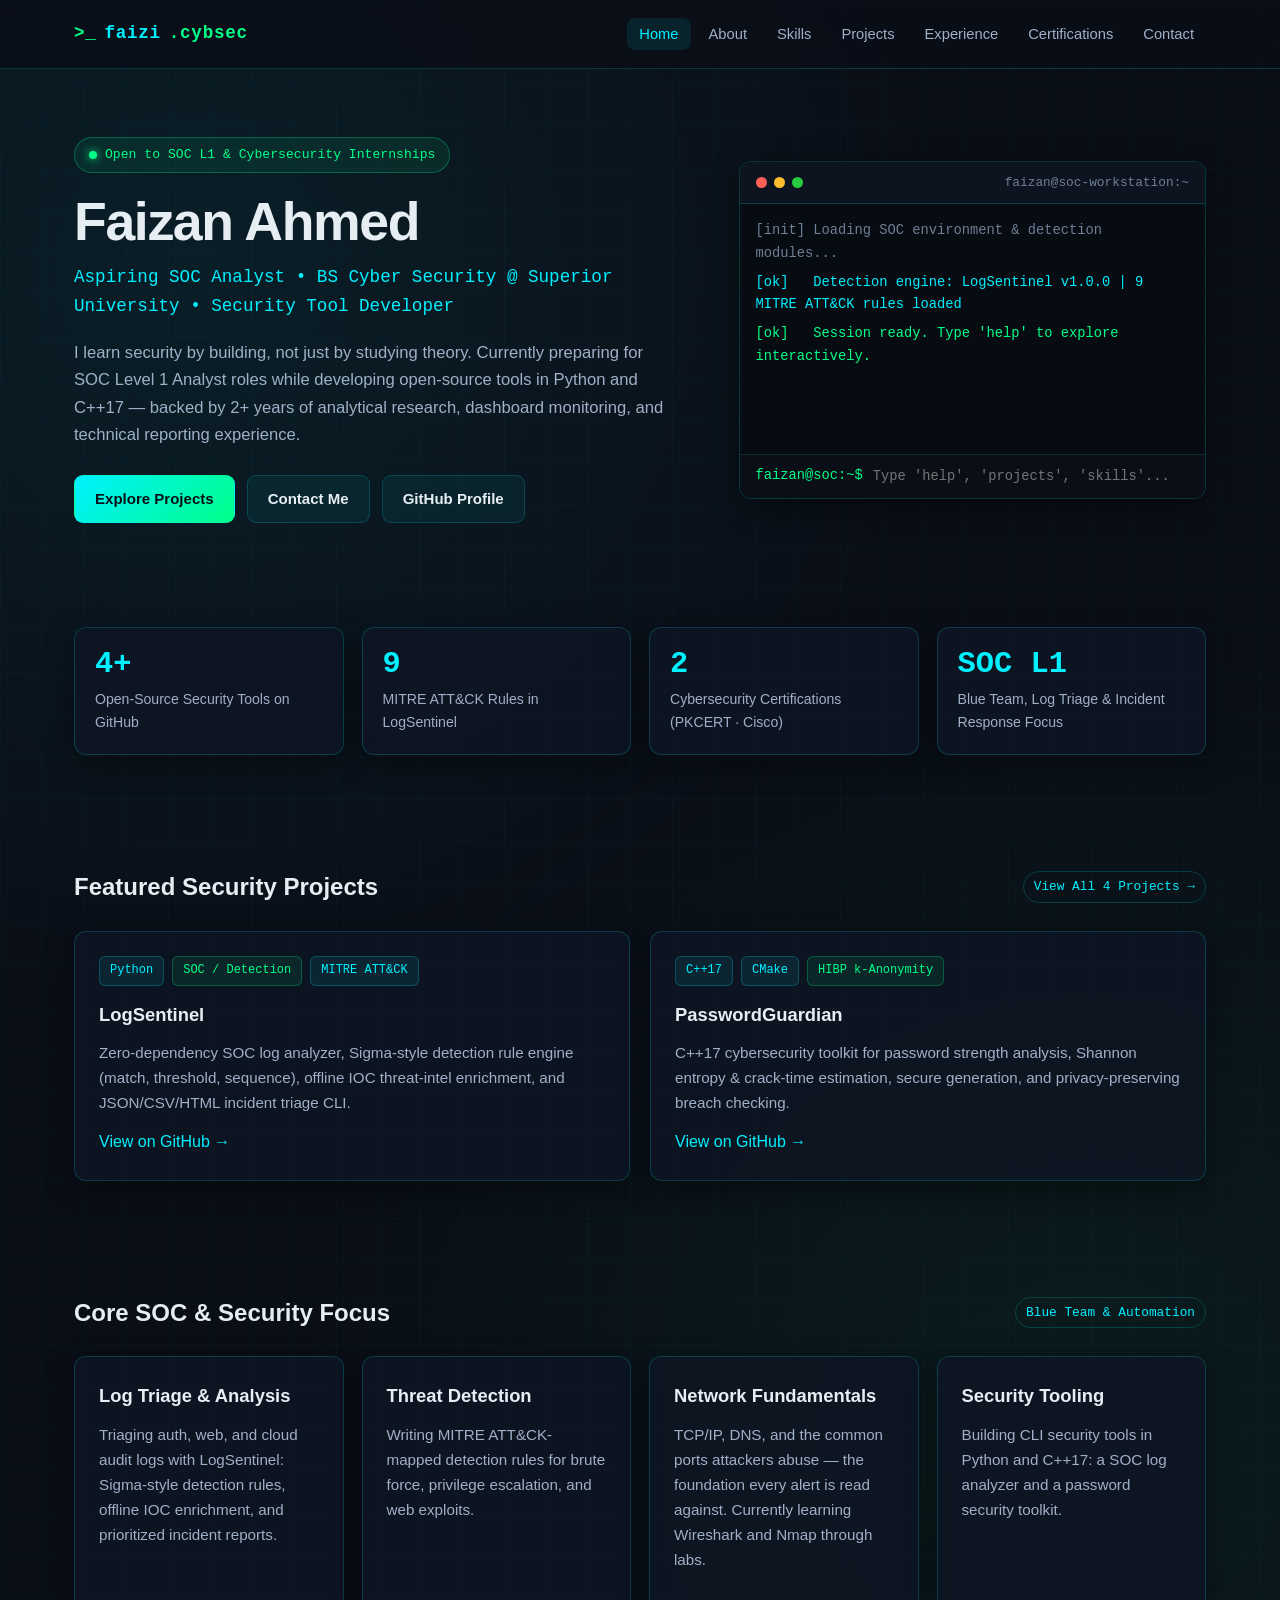
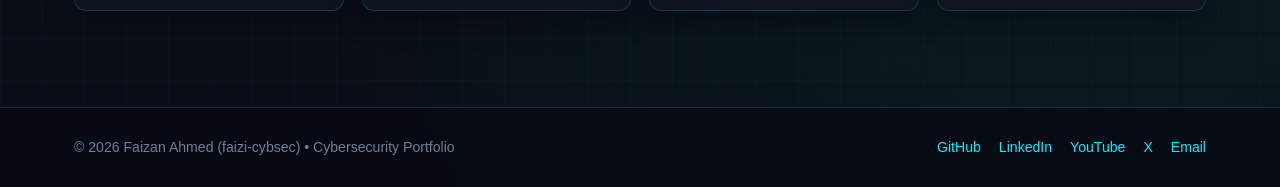
<file: index.html>
<!DOCTYPE html>
<html lang="en">
<head>
  <meta charset="UTF-8">
  <meta name="viewport" content="width=device-width, initial-scale=1.0">
  <meta name="description" content="Faizan Ahmed (faizi-cybsec) — Aspiring SOC Analyst, BS Cyber Security Student @ Superior University, and Security Tool Developer.">
  <meta name="robots" content="index, follow">
  <meta name="theme-color" content="#0a0e17">
  <link rel="canonical" href="https://faizi-cybsec.github.io/">
  <link rel="icon" type="image/svg+xml" href="favicon.svg">
  <meta property="og:type" content="website">
  <meta property="og:site_name" content="Faizan Ahmed | Cybersecurity Portfolio">
  <meta property="og:title" content="Faizan Ahmed | SOC &amp; Cybersecurity Portfolio">
  <meta property="og:description" content="Aspiring SOC L1 Analyst, BS Cyber Security Student @ Superior University, and creator of LogSentinel &amp; PasswordGuardian.">
  <meta property="og:url" content="https://faizi-cybsec.github.io/">
  <meta name="twitter:card" content="summary">
  <meta name="twitter:site" content="@faizicybsec">
  <meta name="twitter:creator" content="@faizicybsec">
  <meta name="twitter:title" content="Faizan Ahmed | SOC &amp; Cybersecurity Portfolio">
  <meta name="twitter:description" content="Aspiring SOC L1 Analyst, BS Cyber Security Student @ Superior University, and creator of LogSentinel &amp; PasswordGuardian.">
  <title>Faizan Ahmed | SOC &amp; Cybersecurity Portfolio</title>
  <link rel="stylesheet" href="css/style.css">
  <script type="application/ld+json">
  {
    "@context": "https://schema.org",
    "@graph": [
      {
        "@type": "Person",
        "@id": "https://faizi-cybsec.github.io/#person",
        "name": "Faizan Ahmed",
        "alternateName": "faizi-cybsec",
        "url": "https://faizi-cybsec.github.io/",
        "email": "mailto:work.fayzan@gmail.com",
        "jobTitle": "Aspiring SOC Level 1 Analyst & Cybersecurity Student",
        "address": {
          "@type": "PostalAddress",
          "addressLocality": "Faisalabad",
          "addressRegion": "Punjab",
          "addressCountry": "PK"
        },
        "affiliation": {
          "@type": "CollegeOrUniversity",
          "name": "The Superior University"
        },
        "alumniOf": {
          "@type": "EducationalOrganization",
          "name": "Superior College"
        },
        "knowsAbout": [
          "Security Operations Center (SOC)",
          "Log Analysis",
          "Threat Detection",
          "MITRE ATT&CK",
          "Incident Response",
          "Linux",
          "Network Security",
          "Networking",
          "Cybersecurity",
          "Password Security",
          "Python",
          "C++17"
        ],
        "sameAs": [
          "https://github.com/faizi-cybsec",
          "https://www.linkedin.com/in/faizi-cybsec/",
          "https://www.youtube.com/@Faizi.CybSec",
          "https://x.com/faizicybsec"
        ]
      },
      {
        "@type": "WebSite",
        "@id": "https://faizi-cybsec.github.io/#website",
        "url": "https://faizi-cybsec.github.io/",
        "name": "Faizan Ahmed | SOC & Cybersecurity Portfolio",
        "author": { "@id": "https://faizi-cybsec.github.io/#person" }
      }
    ]
  }
  </script>
</head>
<body>
  <header class="navbar">
    <div class="container nav-inner">
      <a href="index.html" class="brand">&gt;_ <span>faizi</span>.cybsec</a>
      <button class="nav-toggle" aria-label="Toggle navigation" aria-expanded="false">&#9776;</button>
      <ul class="nav-links">
        <li><a href="index.html" class="active">Home</a></li>
        <li><a href="about.html">About</a></li>
        <li><a href="skills.html">Skills</a></li>
        <li><a href="projects.html">Projects</a></li>
        <li><a href="experience.html">Experience</a></li>
        <li><a href="certifications.html">Certifications</a></li>
        <li><a href="contact.html">Contact</a></li>
      </ul>
    </div>
  </header>

  <main>
    <section class="hero">
      <div class="container hero-grid">
        <div>
          <div class="status-pill">
            <span class="status-dot"></span>
            Open to SOC L1 &amp; Cybersecurity Internships
          </div>
          <h1>Faizan Ahmed</h1>
          <p class="hero-role">Aspiring SOC Analyst &bull; BS Cyber Security @ Superior University &bull; Security Tool Developer</p>
          <p class="hero-desc">
            I learn security by building, not just by studying theory. Currently preparing for SOC Level 1 Analyst roles while developing open-source tools in Python and C++17 — backed by 2+ years of analytical research, dashboard monitoring, and technical reporting experience.
          </p>
          <div class="btn-group">
            <a href="projects.html" class="btn btn-primary">Explore Projects</a>
            <a href="contact.html" class="btn btn-outline">Contact Me</a>
            <a href="https://github.com/faizi-cybsec" target="_blank" rel="noopener noreferrer" class="btn btn-outline">GitHub Profile</a>
          </div>
        </div>

        <div class="terminal" id="interactive-terminal">
          <div class="terminal-header">
            <div class="terminal-dots">
              <span class="dot dot-red"></span>
              <span class="dot dot-yellow"></span>
              <span class="dot dot-green"></span>
            </div>
            <span class="terminal-title">faizan@soc-workstation:~</span>
          </div>
          <div class="terminal-body" id="terminal-output">
            <div class="term-line term-muted">[init] Loading SOC environment &amp; detection modules...</div>
            <div class="term-line term-cyan">[ok]   Detection engine: LogSentinel v1.0.0 | 9 MITRE ATT&amp;CK rules loaded</div>
            <div class="term-line term-emerald">[ok]   Session ready. Type 'help' to explore interactively.</div>
          </div>
          <div class="terminal-input-row">
            <label for="terminal-input" class="terminal-prompt">faizan@soc:~$</label>
            <input type="text" id="terminal-input" class="terminal-input" placeholder="Type 'help', 'projects', 'skills'..." autocomplete="off" spellcheck="false">
          </div>
        </div>
      </div>
    </section>

    <section class="section">
      <div class="container grid-4">
        <div class="card stat-card">
          <div class="stat-value">4+</div>
          <div class="stat-label">Open-Source Security Tools on GitHub</div>
        </div>
        <div class="card stat-card">
          <div class="stat-value">9</div>
          <div class="stat-label">MITRE ATT&amp;CK Rules in LogSentinel</div>
        </div>
        <div class="card stat-card">
          <div class="stat-value">2</div>
          <div class="stat-label">Cybersecurity Certifications (PKCERT &middot; Cisco)</div>
        </div>
        <div class="card stat-card">
          <div class="stat-value">SOC L1</div>
          <div class="stat-label">Blue Team, Log Triage &amp; Incident Response Focus</div>
        </div>
      </div>
    </section>

    <section class="section">
      <div class="container">
        <div class="section-heading">
          <h2>Featured Security Projects</h2>
          <a href="projects.html" class="tag-label">View All 4 Projects &rarr;</a>
        </div>
        <div class="grid-2">
          <article class="card">
            <div class="badge-row">
              <span class="badge">Python</span>
              <span class="badge badge-emerald">SOC / Detection</span>
              <span class="badge">MITRE ATT&amp;CK</span>
            </div>
            <h3>LogSentinel</h3>
            <p>
              Zero-dependency SOC log analyzer, Sigma-style detection rule engine (match, threshold, sequence), offline IOC threat-intel enrichment, and JSON/CSV/HTML incident triage CLI.
            </p>
            <a href="https://github.com/faizi-cybsec/LogSentinel" target="_blank" rel="noopener noreferrer">View on GitHub &rarr;</a>
          </article>

          <article class="card">
            <div class="badge-row">
              <span class="badge">C++17</span>
              <span class="badge">CMake</span>
              <span class="badge badge-emerald">HIBP k-Anonymity</span>
            </div>
            <h3>PasswordGuardian</h3>
            <p>
              C++17 cybersecurity toolkit for password strength analysis, Shannon entropy &amp; crack-time estimation, secure generation, and privacy-preserving breach checking.
            </p>
            <a href="https://github.com/faizi-cybsec/PasswordGuardian" target="_blank" rel="noopener noreferrer">View on GitHub &rarr;</a>
          </article>
        </div>
      </div>
    </section>

    <section class="section">
      <div class="container">
        <div class="section-heading">
          <h2>Core SOC &amp; Security Focus</h2>
          <span class="tag-label">Blue Team &amp; Automation</span>
        </div>
        <div class="grid-4">
          <div class="card">
            <h3>Log Triage &amp; Analysis</h3>
            <p>Triaging auth, web, and cloud audit logs with LogSentinel: Sigma-style detection rules, offline IOC enrichment, and prioritized incident reports.</p>
          </div>
          <div class="card">
            <h3>Threat Detection</h3>
            <p>Writing MITRE ATT&amp;CK-mapped detection rules for brute force, privilege escalation, and web exploits.</p>
          </div>
          <div class="card">
            <h3>Network Fundamentals</h3>
            <p>TCP/IP, DNS, and the common ports attackers abuse — the foundation every alert is read against. Currently learning Wireshark and Nmap through labs.</p>
          </div>
          <div class="card">
            <h3>Security Tooling</h3>
            <p>Building CLI security tools in Python and C++17: a SOC log analyzer and a password security toolkit.</p>
          </div>
        </div>
      </div>
    </section>
  </main>

  <footer class="footer">
    <div class="container footer-inner">
      <span>&copy; 2026 Faizan Ahmed (faizi-cybsec) &bull; Cybersecurity Portfolio</span>
      <div class="footer-links">
        <a href="https://github.com/faizi-cybsec" target="_blank" rel="noopener noreferrer">GitHub</a>
        <a href="https://www.linkedin.com/in/faizi-cybsec/" target="_blank" rel="noopener noreferrer">LinkedIn</a>
        <a href="https://www.youtube.com/@Faizi.CybSec" target="_blank" rel="noopener noreferrer">YouTube</a>
        <a href="https://x.com/faizicybsec" target="_blank" rel="noopener noreferrer">X</a>
        <a href="mailto:work.fayzan@gmail.com">Email</a>
      </div>
    </div>
  </footer>

  <script src="js/main.js"></script>
  <script src="js/terminal.js"></script>
</body>
</html>
</file>
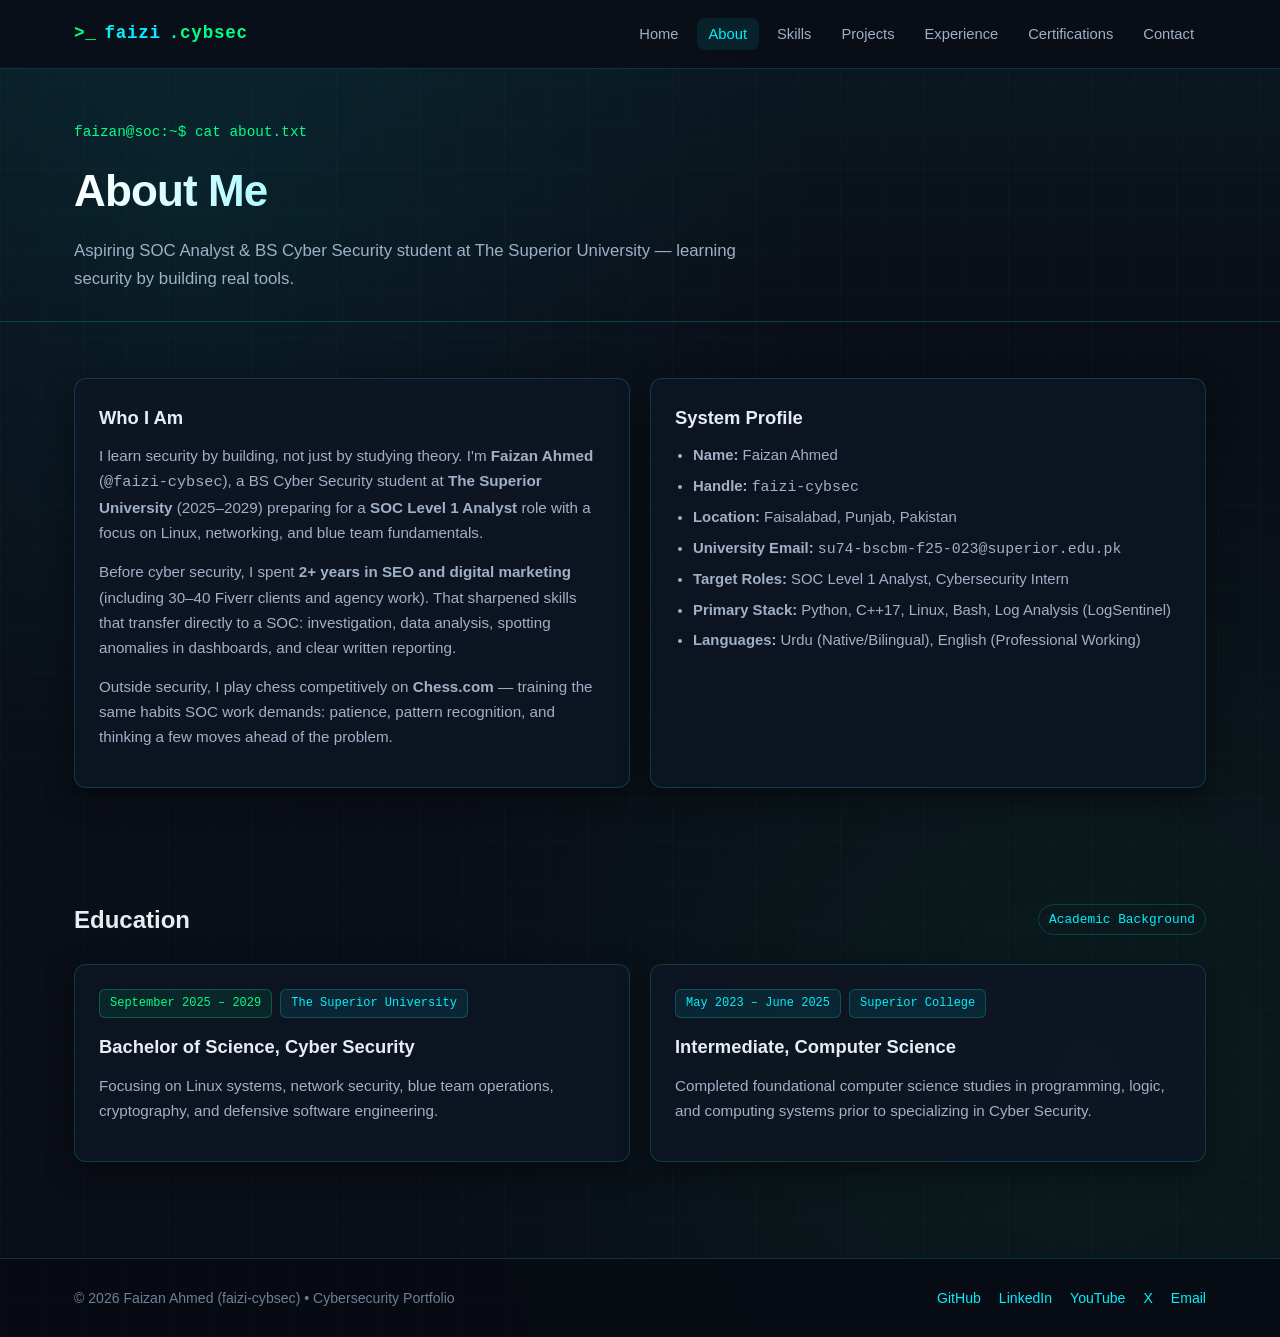
<file: about.html>
<!DOCTYPE html>
<html lang="en">
<head>
  <meta charset="UTF-8">
  <meta name="viewport" content="width=device-width, initial-scale=1.0">
  <meta name="description" content="About Faizan Ahmed (faizi-cybsec): BS Cyber Security student at The Superior University, SOC L1 focus, and 2+ years of analytical research experience.">
  <meta name="robots" content="index, follow">
  <meta name="theme-color" content="#0a0e17">
  <link rel="canonical" href="https://faizi-cybsec.github.io/about.html">
  <link rel="icon" type="image/svg+xml" href="favicon.svg">
  <meta property="og:type" content="profile">
  <meta property="og:title" content="About | Faizan Ahmed">
  <meta property="og:description" content="BS Cyber Security student at The Superior University preparing for SOC Level 1 Analyst roles.">
  <meta property="og:url" content="https://faizi-cybsec.github.io/about.html">
  <title>About | Faizan Ahmed</title>
  <link rel="stylesheet" href="css/style.css">
</head>
<body>
  <header class="navbar">
    <div class="container nav-inner">
      <a href="index.html" class="brand">&gt;_ <span>faizi</span>.cybsec</a>
      <button class="nav-toggle" aria-label="Toggle navigation" aria-expanded="false">&#9776;</button>
      <ul class="nav-links">
        <li><a href="index.html">Home</a></li>
        <li><a href="about.html" class="active">About</a></li>
        <li><a href="skills.html">Skills</a></li>
        <li><a href="projects.html">Projects</a></li>
        <li><a href="experience.html">Experience</a></li>
        <li><a href="certifications.html">Certifications</a></li>
        <li><a href="contact.html">Contact</a></li>
      </ul>
    </div>
  </header>

  <main>
    <section class="page-header">
      <div class="container">
        <div class="prompt-line">faizan@soc:~$ cat about.txt</div>
        <h1 class="page-title">About Me</h1>
        <p class="page-subtitle">
          Aspiring SOC Analyst &amp; BS Cyber Security student at The Superior University — learning security by building real tools.
        </p>
      </div>
    </section>

    <section class="section">
      <div class="container grid-2">
        <div class="card">
          <h3>Who I Am</h3>
          <p>
            I learn security by building, not just by studying theory. I'm <strong>Faizan Ahmed</strong> (<code>@faizi-cybsec</code>), a BS Cyber Security student at <strong>The Superior University</strong> (2025–2029) preparing for a <strong>SOC Level 1 Analyst</strong> role with a focus on Linux, networking, and blue team fundamentals.
          </p>
          <p>
            Before cyber security, I spent <strong>2+ years in SEO and digital marketing</strong> (including 30–40 Fiverr clients and agency work). That sharpened skills that transfer directly to a SOC: investigation, data analysis, spotting anomalies in dashboards, and clear written reporting.
          </p>
          <p>
            Outside security, I play chess competitively on <strong>Chess.com</strong> — training the same habits SOC work demands: patience, pattern recognition, and thinking a few moves ahead of the problem.
          </p>
        </div>

        <div class="card">
          <h3>System Profile</h3>
          <ul class="clean-list">
            <li><strong>Name:</strong> Faizan Ahmed</li>
            <li><strong>Handle:</strong> <code>faizi-cybsec</code></li>
            <li><strong>Location:</strong> Faisalabad, Punjab, Pakistan</li>
            <li><strong>University Email:</strong> <code>su74-bscbm-f25-023@superior.edu.pk</code></li>
            <li><strong>Target Roles:</strong> SOC Level 1 Analyst, Cybersecurity Intern</li>
            <li><strong>Primary Stack:</strong> Python, C++17, Linux, Bash, Log Analysis (LogSentinel)</li>
            <li><strong>Languages:</strong> Urdu (Native/Bilingual), English (Professional Working)</li>
          </ul>
        </div>
      </div>
    </section>

    <section class="section">
      <div class="container">
        <div class="section-heading">
          <h2>Education</h2>
          <span class="tag-label">Academic Background</span>
        </div>
        <div class="grid-2">
          <div class="card">
            <div class="badge-row">
              <span class="badge badge-emerald">September 2025 – 2029</span>
              <span class="badge">The Superior University</span>
            </div>
            <h3>Bachelor of Science, Cyber Security</h3>
            <p>Focusing on Linux systems, network security, blue team operations, cryptography, and defensive software engineering.</p>
          </div>
          <div class="card">
            <div class="badge-row">
              <span class="badge">May 2023 – June 2025</span>
              <span class="badge">Superior College</span>
            </div>
            <h3>Intermediate, Computer Science</h3>
            <p>Completed foundational computer science studies in programming, logic, and computing systems prior to specializing in Cyber Security.</p>
          </div>
        </div>
      </div>
    </section>
  </main>

  <footer class="footer">
    <div class="container footer-inner">
      <span>&copy; 2026 Faizan Ahmed (faizi-cybsec) &bull; Cybersecurity Portfolio</span>
      <div class="footer-links">
        <a href="https://github.com/faizi-cybsec" target="_blank" rel="noopener noreferrer">GitHub</a>
        <a href="https://www.linkedin.com/in/faizi-cybsec/" target="_blank" rel="noopener noreferrer">LinkedIn</a>
        <a href="https://www.youtube.com/@Faizi.CybSec" target="_blank" rel="noopener noreferrer">YouTube</a>
        <a href="https://x.com/faizicybsec" target="_blank" rel="noopener noreferrer">X</a>
        <a href="mailto:work.fayzan@gmail.com">Email</a>
      </div>
    </div>
  </footer>
  <script src="js/main.js"></script>
</body>
</html>
</file>
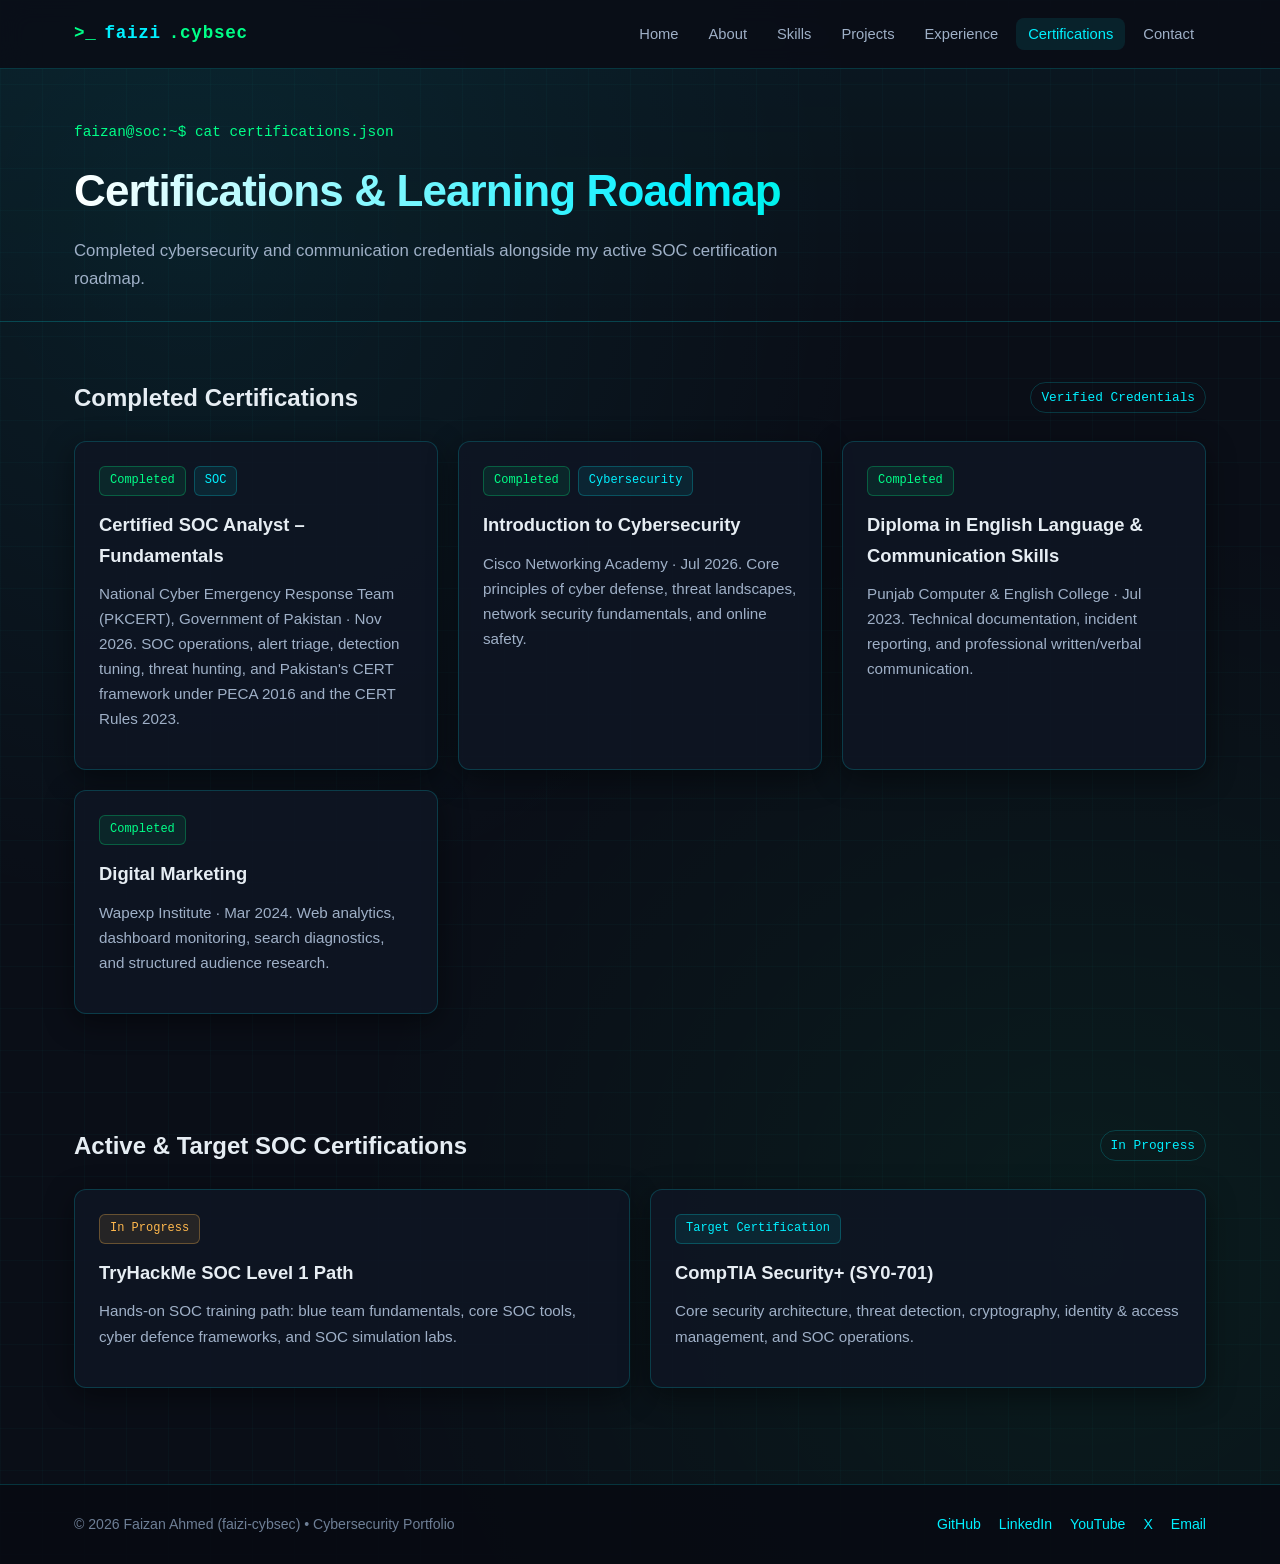
<file: certifications.html>
<!DOCTYPE html>
<html lang="en">
<head>
  <meta charset="UTF-8">
  <meta name="viewport" content="width=device-width, initial-scale=1.0">
  <meta name="description" content="Certifications of Faizan Ahmed: PKCERT Certified SOC Analyst – Fundamentals, Cisco Introduction to Cybersecurity, Diploma in English Language & Communication Skills, and Digital Marketing.">
  <meta name="robots" content="index, follow">
  <meta name="theme-color" content="#0a0e17">
  <link rel="canonical" href="https://faizi-cybsec.github.io/certifications.html">
  <link rel="icon" type="image/svg+xml" href="favicon.svg">
  <meta property="og:type" content="website">
  <meta property="og:title" content="Certifications | Faizan Ahmed">
  <meta property="og:description" content="Completed cybersecurity and communication credentials plus active SOC certification track.">
  <meta property="og:url" content="https://faizi-cybsec.github.io/certifications.html">
  <title>Certifications | Faizan Ahmed</title>
  <link rel="stylesheet" href="css/style.css">
</head>
<body>
  <header class="navbar">
    <div class="container nav-inner">
      <a href="index.html" class="brand">&gt;_ <span>faizi</span>.cybsec</a>
      <button class="nav-toggle" aria-label="Toggle navigation" aria-expanded="false">&#9776;</button>
      <ul class="nav-links">
        <li><a href="index.html">Home</a></li>
        <li><a href="about.html">About</a></li>
        <li><a href="skills.html">Skills</a></li>
        <li><a href="projects.html">Projects</a></li>
        <li><a href="experience.html">Experience</a></li>
        <li><a href="certifications.html" class="active">Certifications</a></li>
        <li><a href="contact.html">Contact</a></li>
      </ul>
    </div>
  </header>

  <main>
    <section class="page-header">
      <div class="container">
        <div class="prompt-line">faizan@soc:~$ cat certifications.json</div>
        <h1 class="page-title">Certifications &amp; Learning Roadmap</h1>
        <p class="page-subtitle">
          Completed cybersecurity and communication credentials alongside my active SOC certification roadmap.
        </p>
      </div>
    </section>

    <section class="section">
      <div class="container">
        <div class="section-heading">
          <h2>Completed Certifications</h2>
          <span class="tag-label">Verified Credentials</span>
        </div>
        <div class="grid-3">
          <div class="card">
            <div class="badge-row"><span class="badge badge-emerald">Completed</span><span class="badge">SOC</span></div>
            <h3>Certified SOC Analyst – Fundamentals</h3>
            <p>National Cyber Emergency Response Team (PKCERT), Government of Pakistan · Nov 2026. SOC operations, alert triage, detection tuning, threat hunting, and Pakistan's CERT framework under PECA 2016 and the CERT Rules 2023.</p>
          </div>
          <div class="card">
            <div class="badge-row"><span class="badge badge-emerald">Completed</span><span class="badge">Cybersecurity</span></div>
            <h3>Introduction to Cybersecurity</h3>
            <p>Cisco Networking Academy · Jul 2026. Core principles of cyber defense, threat landscapes, network security fundamentals, and online safety.</p>
          </div>
          <div class="card">
            <div class="badge-row"><span class="badge badge-emerald">Completed</span></div>
            <h3>Diploma in English Language &amp; Communication Skills</h3>
            <p>Punjab Computer &amp; English College · Jul 2023. Technical documentation, incident reporting, and professional written/verbal communication.</p>
          </div>
          <div class="card">
            <div class="badge-row"><span class="badge badge-emerald">Completed</span></div>
            <h3>Digital Marketing</h3>
            <p>Wapexp Institute · Mar 2024. Web analytics, dashboard monitoring, search diagnostics, and structured audience research.</p>
          </div>
        </div>
      </div>
    </section>

    <section class="section">
      <div class="container">
        <div class="section-heading">
          <h2>Active &amp; Target SOC Certifications</h2>
          <span class="tag-label">In Progress</span>
        </div>
        <div class="grid-2">
          <div class="card">
            <div class="badge-row"><span class="badge badge-amber">In Progress</span></div>
            <h3>TryHackMe SOC Level 1 Path</h3>
            <p>Hands-on SOC training path: blue team fundamentals, core SOC tools, cyber defence frameworks, and SOC simulation labs.</p>
          </div>
          <div class="card">
            <div class="badge-row"><span class="badge">Target Certification</span></div>
            <h3>CompTIA Security+ (SY0-701)</h3>
            <p>Core security architecture, threat detection, cryptography, identity &amp; access management, and SOC operations.</p>
          </div>
        </div>
      </div>
    </section>
  </main>

  <footer class="footer">
    <div class="container footer-inner">
      <span>&copy; 2026 Faizan Ahmed (faizi-cybsec) &bull; Cybersecurity Portfolio</span>
      <div class="footer-links">
        <a href="https://github.com/faizi-cybsec" target="_blank" rel="noopener noreferrer">GitHub</a>
        <a href="https://www.linkedin.com/in/faizi-cybsec/" target="_blank" rel="noopener noreferrer">LinkedIn</a>
        <a href="https://www.youtube.com/@Faizi.CybSec" target="_blank" rel="noopener noreferrer">YouTube</a>
        <a href="https://x.com/faizicybsec" target="_blank" rel="noopener noreferrer">X</a>
        <a href="mailto:work.fayzan@gmail.com">Email</a>
      </div>
    </div>
  </footer>
  <script src="js/main.js"></script>
</body>
</html>
</file>
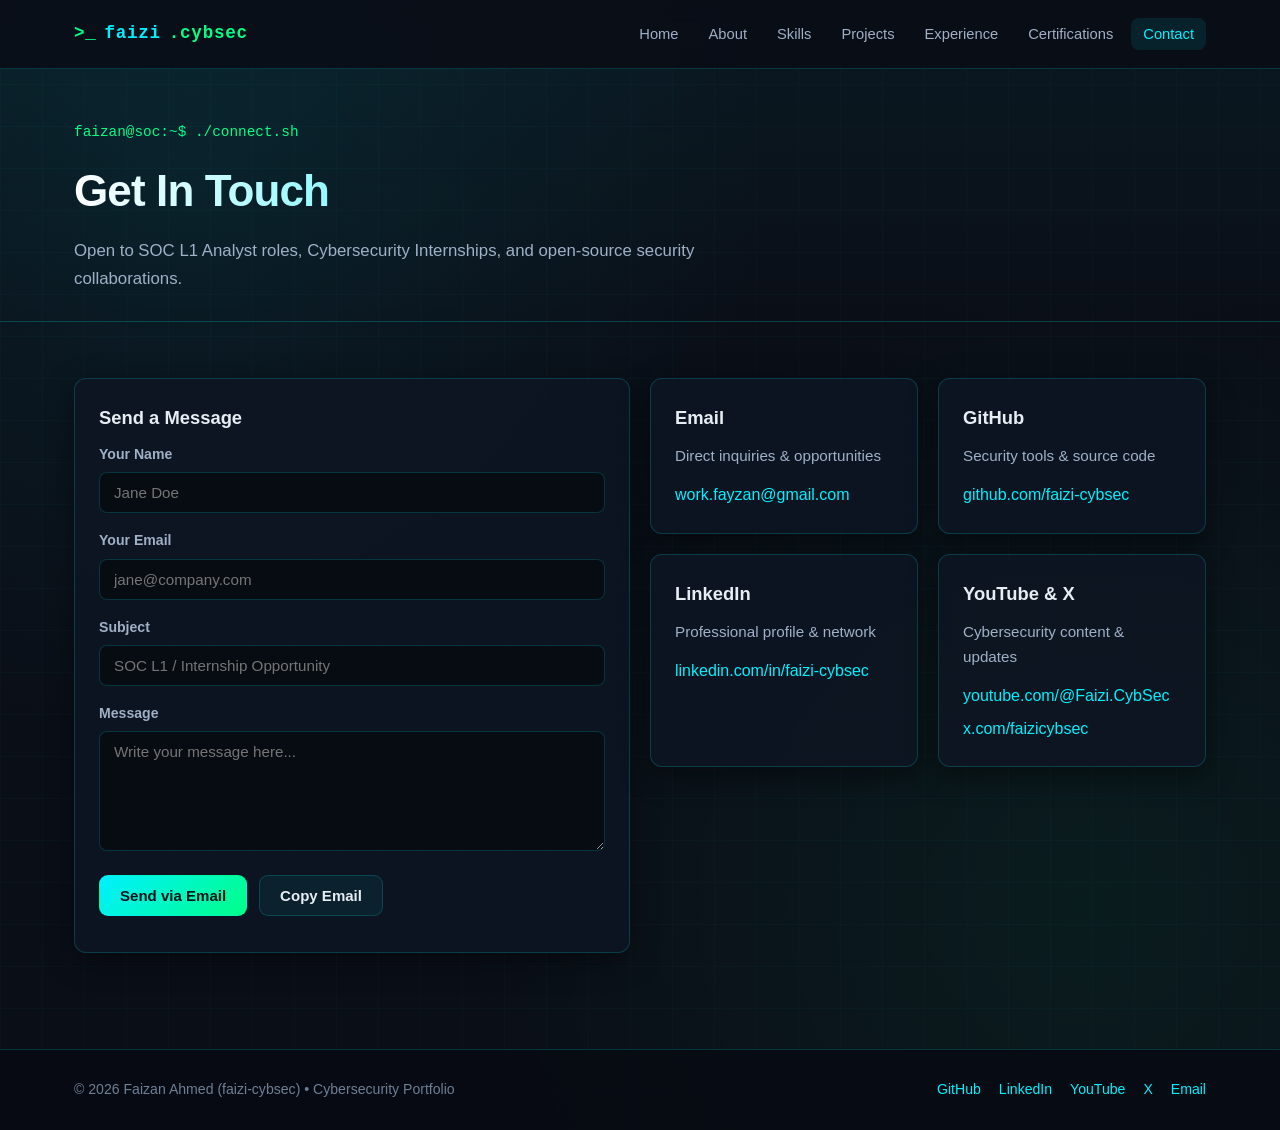
<file: contact.html>
<!DOCTYPE html>
<html lang="en">
<head>
  <meta charset="UTF-8">
  <meta name="viewport" content="width=device-width, initial-scale=1.0">
  <meta name="description" content="Contact Faizan Ahmed (faizi-cybsec) for SOC L1 Analyst roles, cybersecurity internships, and open-source collaborations.">
  <meta name="robots" content="index, follow">
  <meta name="theme-color" content="#0a0e17">
  <link rel="canonical" href="https://faizi-cybsec.github.io/contact.html">
  <link rel="icon" type="image/svg+xml" href="favicon.svg">
  <meta property="og:type" content="website">
  <meta property="og:title" content="Contact | Faizan Ahmed">
  <meta property="og:description" content="Connect with Faizan Ahmed via email, GitHub, LinkedIn, YouTube, or X.">
  <meta property="og:url" content="https://faizi-cybsec.github.io/contact.html">
  <title>Contact | Faizan Ahmed</title>
  <link rel="stylesheet" href="css/style.css">
</head>
<body>
  <header class="navbar">
    <div class="container nav-inner">
      <a href="index.html" class="brand">&gt;_ <span>faizi</span>.cybsec</a>
      <button class="nav-toggle" aria-label="Toggle navigation" aria-expanded="false">&#9776;</button>
      <ul class="nav-links">
        <li><a href="index.html">Home</a></li>
        <li><a href="about.html">About</a></li>
        <li><a href="skills.html">Skills</a></li>
        <li><a href="projects.html">Projects</a></li>
        <li><a href="experience.html">Experience</a></li>
        <li><a href="certifications.html">Certifications</a></li>
        <li><a href="contact.html" class="active">Contact</a></li>
      </ul>
    </div>
  </header>

  <main>
    <section class="page-header">
      <div class="container">
        <div class="prompt-line">faizan@soc:~$ ./connect.sh</div>
        <h1 class="page-title">Get In Touch</h1>
        <p class="page-subtitle">
          Open to SOC L1 Analyst roles, Cybersecurity Internships, and open-source security collaborations.
        </p>
      </div>
    </section>

    <section class="section">
      <div class="container grid-2">
        <div class="card">
          <h3>Send a Message</h3>
          <form id="contact-form">
            <div class="form-group">
              <label for="name">Your Name</label>
              <input type="text" id="name" class="form-control" placeholder="Jane Doe" required>
            </div>
            <div class="form-group">
              <label for="email">Your Email</label>
              <input type="email" id="email" class="form-control" placeholder="jane@company.com" required>
            </div>
            <div class="form-group">
              <label for="subject">Subject</label>
              <input type="text" id="subject" class="form-control" placeholder="SOC L1 / Internship Opportunity" required>
            </div>
            <div class="form-group">
              <label for="message">Message</label>
              <textarea id="message" class="form-control" placeholder="Write your message here..." required></textarea>
            </div>
            <div class="btn-group">
              <button type="submit" class="btn btn-primary">Send via Email</button>
              <button type="button" id="copy-email-btn" class="btn btn-outline">Copy Email</button>
            </div>
            <div id="form-status" class="form-status" aria-live="polite"></div>
          </form>
        </div>

        <div class="grid-2" style="align-content:start;">
          <div class="card">
            <h3>Email</h3>
            <p>Direct inquiries &amp; opportunities</p>
            <a href="mailto:work.fayzan@gmail.com">work.fayzan@gmail.com</a>
          </div>
          <div class="card">
            <h3>GitHub</h3>
            <p>Security tools &amp; source code</p>
            <a href="https://github.com/faizi-cybsec" target="_blank" rel="noopener noreferrer">github.com/faizi-cybsec</a>
          </div>
          <div class="card">
            <h3>LinkedIn</h3>
            <p>Professional profile &amp; network</p>
            <a href="https://www.linkedin.com/in/faizi-cybsec/" target="_blank" rel="noopener noreferrer">linkedin.com/in/faizi-cybsec</a>
          </div>
          <div class="card">
            <h3>YouTube &amp; X</h3>
            <p>Cybersecurity content &amp; updates</p>
            <div style="display:flex; flex-direction:column; gap:6px;">
              <a href="https://www.youtube.com/@Faizi.CybSec" target="_blank" rel="noopener noreferrer">youtube.com/@Faizi.CybSec</a>
              <a href="https://x.com/faizicybsec" target="_blank" rel="noopener noreferrer">x.com/faizicybsec</a>
            </div>
          </div>
        </div>
      </div>
    </section>
  </main>

  <footer class="footer">
    <div class="container footer-inner">
      <span>&copy; 2026 Faizan Ahmed (faizi-cybsec) &bull; Cybersecurity Portfolio</span>
      <div class="footer-links">
        <a href="https://github.com/faizi-cybsec" target="_blank" rel="noopener noreferrer">GitHub</a>
        <a href="https://www.linkedin.com/in/faizi-cybsec/" target="_blank" rel="noopener noreferrer">LinkedIn</a>
        <a href="https://www.youtube.com/@Faizi.CybSec" target="_blank" rel="noopener noreferrer">YouTube</a>
        <a href="https://x.com/faizicybsec" target="_blank" rel="noopener noreferrer">X</a>
        <a href="mailto:work.fayzan@gmail.com">Email</a>
      </div>
    </div>
  </footer>
  <script src="js/main.js"></script>
</body>
</html>
</file>
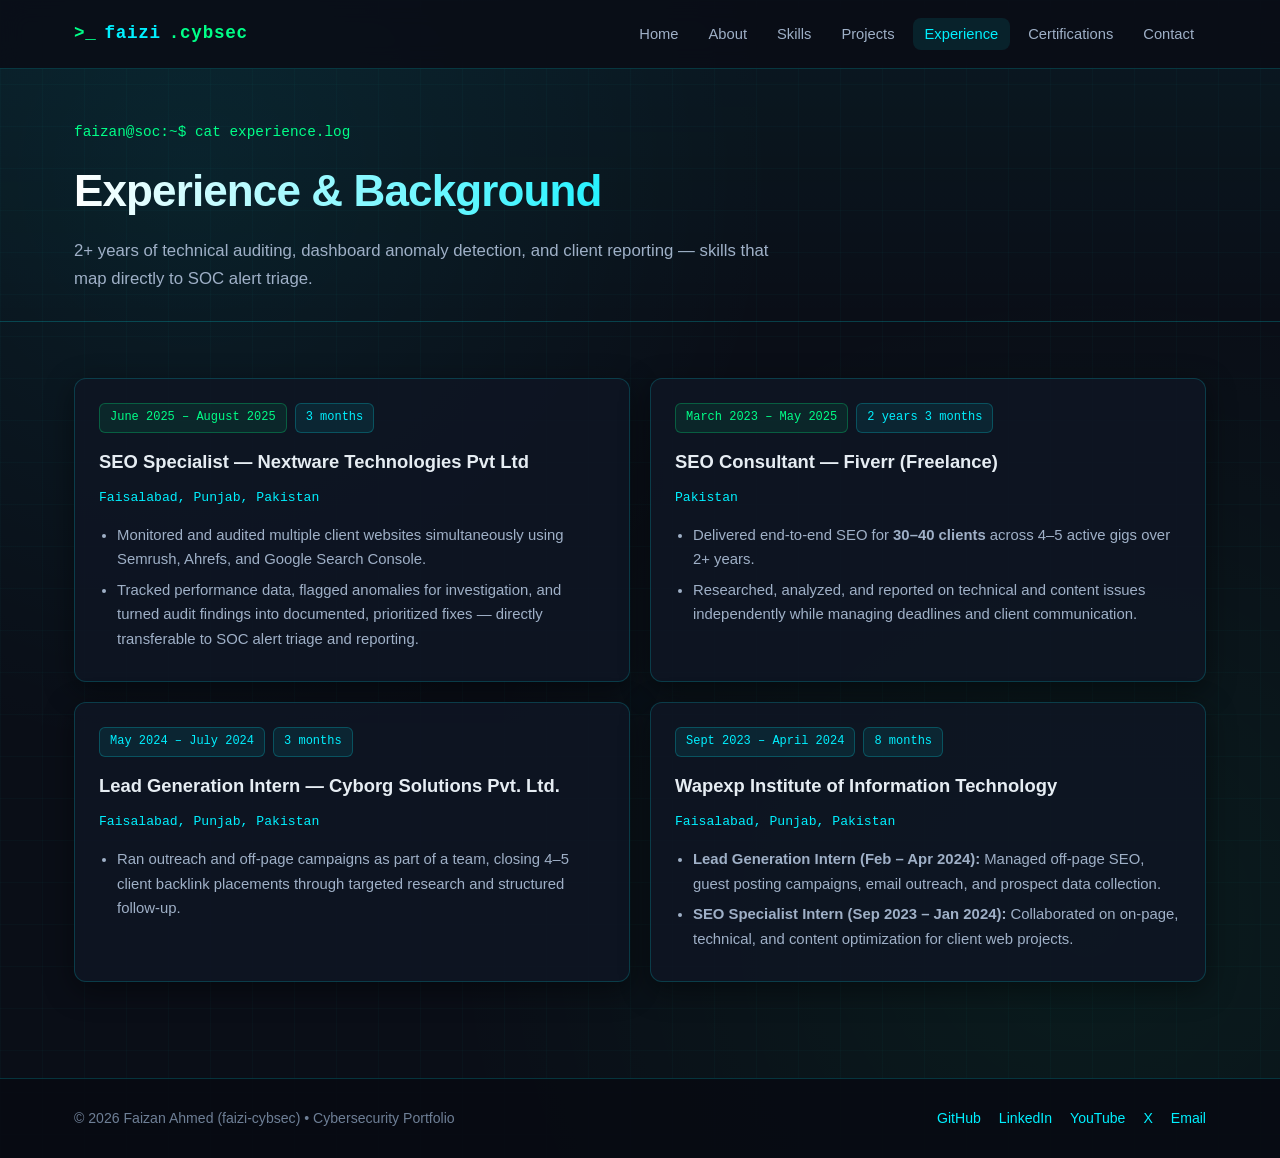
<file: experience.html>
<!DOCTYPE html>
<html lang="en">
<head>
  <meta charset="UTF-8">
  <meta name="viewport" content="width=device-width, initial-scale=1.0">
  <meta name="description" content="Work experience of Faizan Ahmed across Nextware Technologies, Fiverr, Cyborg Solutions, and Wapexp Institute — transferring analytical auditing to SOC L1.">
  <meta name="robots" content="index, follow">
  <meta name="theme-color" content="#0a0e17">
  <link rel="canonical" href="https://faizi-cybsec.github.io/experience.html">
  <link rel="icon" type="image/svg+xml" href="favicon.svg">
  <meta property="og:type" content="website">
  <meta property="og:title" content="Experience | Faizan Ahmed">
  <meta property="og:description" content="2+ years of technical auditing, dashboard anomaly monitoring, and reporting experience.">
  <meta property="og:url" content="https://faizi-cybsec.github.io/experience.html">
  <title>Experience | Faizan Ahmed</title>
  <link rel="stylesheet" href="css/style.css">
</head>
<body>
  <header class="navbar">
    <div class="container nav-inner">
      <a href="index.html" class="brand">&gt;_ <span>faizi</span>.cybsec</a>
      <button class="nav-toggle" aria-label="Toggle navigation" aria-expanded="false">&#9776;</button>
      <ul class="nav-links">
        <li><a href="index.html">Home</a></li>
        <li><a href="about.html">About</a></li>
        <li><a href="skills.html">Skills</a></li>
        <li><a href="projects.html">Projects</a></li>
        <li><a href="experience.html" class="active">Experience</a></li>
        <li><a href="certifications.html">Certifications</a></li>
        <li><a href="contact.html">Contact</a></li>
      </ul>
    </div>
  </header>

  <main>
    <section class="page-header">
      <div class="container">
        <div class="prompt-line">faizan@soc:~$ cat experience.log</div>
        <h1 class="page-title">Experience &amp; Background</h1>
        <p class="page-subtitle">
          2+ years of technical auditing, dashboard anomaly detection, and client reporting — skills that map directly to SOC alert triage.
        </p>
      </div>
    </section>

    <section class="section">
      <div class="container grid-2">
        <div class="card">
          <div class="badge-row">
            <span class="badge badge-emerald">June 2025 – August 2025</span>
            <span class="badge">3 months</span>
          </div>
          <h3>SEO Specialist — Nextware Technologies Pvt Ltd</h3>
          <p class="mono" style="font-size:0.82rem; color:var(--cyan);">Faisalabad, Punjab, Pakistan</p>
          <ul class="clean-list">
            <li>Monitored and audited multiple client websites simultaneously using Semrush, Ahrefs, and Google Search Console.</li>
            <li>Tracked performance data, flagged anomalies for investigation, and turned audit findings into documented, prioritized fixes — directly transferable to SOC alert triage and reporting.</li>
          </ul>
        </div>

        <div class="card">
          <div class="badge-row">
            <span class="badge badge-emerald">March 2023 – May 2025</span>
            <span class="badge">2 years 3 months</span>
          </div>
          <h3>SEO Consultant — Fiverr (Freelance)</h3>
          <p class="mono" style="font-size:0.82rem; color:var(--cyan);">Pakistan</p>
          <ul class="clean-list">
            <li>Delivered end-to-end SEO for <strong>30–40 clients</strong> across 4–5 active gigs over 2+ years.</li>
            <li>Researched, analyzed, and reported on technical and content issues independently while managing deadlines and client communication.</li>
          </ul>
        </div>

        <div class="card">
          <div class="badge-row">
            <span class="badge">May 2024 – July 2024</span>
            <span class="badge">3 months</span>
          </div>
          <h3>Lead Generation Intern — Cyborg Solutions Pvt. Ltd.</h3>
          <p class="mono" style="font-size:0.82rem; color:var(--cyan);">Faisalabad, Punjab, Pakistan</p>
          <ul class="clean-list">
            <li>Ran outreach and off-page campaigns as part of a team, closing 4–5 client backlink placements through targeted research and structured follow-up.</li>
          </ul>
        </div>

        <div class="card">
          <div class="badge-row">
            <span class="badge">Sept 2023 – April 2024</span>
            <span class="badge">8 months</span>
          </div>
          <h3>Wapexp Institute of Information Technology</h3>
          <p class="mono" style="font-size:0.82rem; color:var(--cyan);">Faisalabad, Punjab, Pakistan</p>
          <ul class="clean-list">
            <li><strong>Lead Generation Intern (Feb – Apr 2024):</strong> Managed off-page SEO, guest posting campaigns, email outreach, and prospect data collection.</li>
            <li><strong>SEO Specialist Intern (Sep 2023 – Jan 2024):</strong> Collaborated on on-page, technical, and content optimization for client web projects.</li>
          </ul>
        </div>
      </div>
    </section>
  </main>

  <footer class="footer">
    <div class="container footer-inner">
      <span>&copy; 2026 Faizan Ahmed (faizi-cybsec) &bull; Cybersecurity Portfolio</span>
      <div class="footer-links">
        <a href="https://github.com/faizi-cybsec" target="_blank" rel="noopener noreferrer">GitHub</a>
        <a href="https://www.linkedin.com/in/faizi-cybsec/" target="_blank" rel="noopener noreferrer">LinkedIn</a>
        <a href="https://www.youtube.com/@Faizi.CybSec" target="_blank" rel="noopener noreferrer">YouTube</a>
        <a href="https://x.com/faizicybsec" target="_blank" rel="noopener noreferrer">X</a>
        <a href="mailto:work.fayzan@gmail.com">Email</a>
      </div>
    </div>
  </footer>
  <script src="js/main.js"></script>
</body>
</html>
</file>
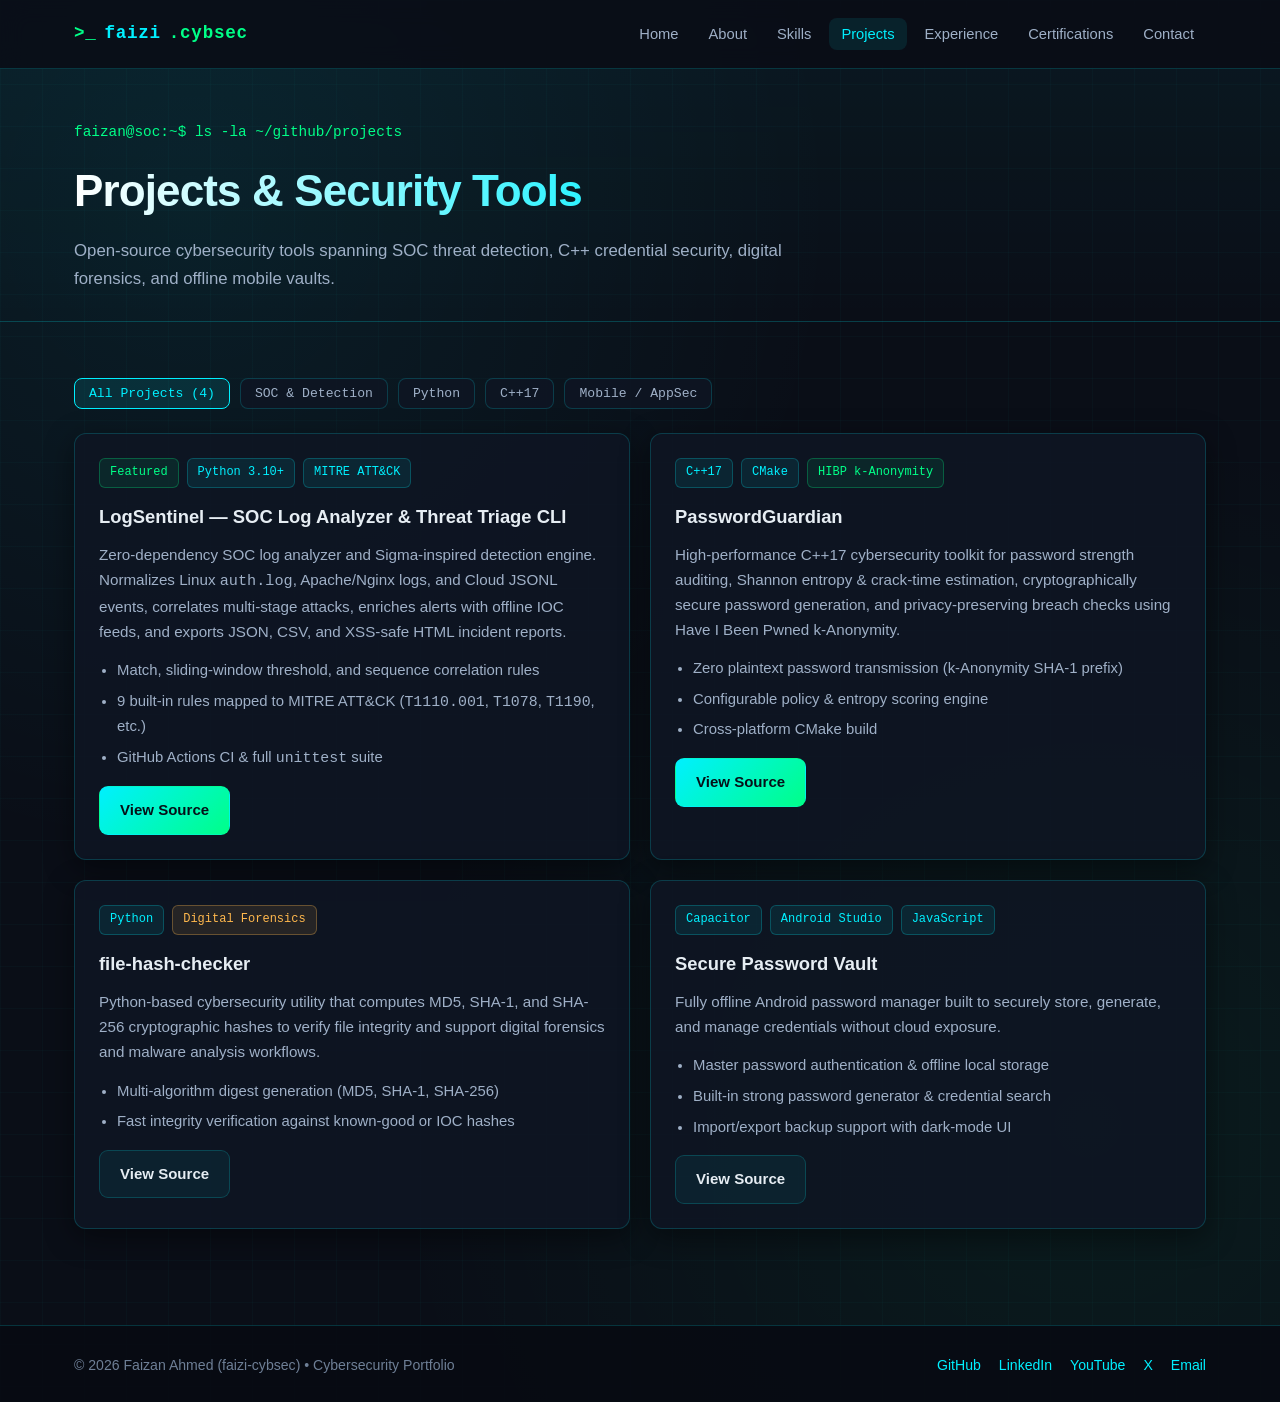
<file: projects.html>
<!DOCTYPE html>
<html lang="en">
<head>
  <meta charset="UTF-8">
  <meta name="viewport" content="width=device-width, initial-scale=1.0">
  <meta name="description" content="Open-source cybersecurity projects by Faizan Ahmed: LogSentinel (SOC Log Analyzer), PasswordGuardian (C++17), file-hash-checker, and Secure Password Vault.">
  <meta name="robots" content="index, follow">
  <meta name="theme-color" content="#0a0e17">
  <link rel="canonical" href="https://faizi-cybsec.github.io/projects.html">
  <link rel="icon" type="image/svg+xml" href="favicon.svg">
  <meta property="og:type" content="website">
  <meta property="og:title" content="Projects | Faizan Ahmed">
  <meta property="og:description" content="Open-source cybersecurity tools: LogSentinel, PasswordGuardian, file-hash-checker, and Secure Password Vault.">
  <meta property="og:url" content="https://faizi-cybsec.github.io/projects.html">
  <title>Projects | Faizan Ahmed</title>
  <link rel="stylesheet" href="css/style.css">
</head>
<body>
  <header class="navbar">
    <div class="container nav-inner">
      <a href="index.html" class="brand">&gt;_ <span>faizi</span>.cybsec</a>
      <button class="nav-toggle" aria-label="Toggle navigation" aria-expanded="false">&#9776;</button>
      <ul class="nav-links">
        <li><a href="index.html">Home</a></li>
        <li><a href="about.html">About</a></li>
        <li><a href="skills.html">Skills</a></li>
        <li><a href="projects.html" class="active">Projects</a></li>
        <li><a href="experience.html">Experience</a></li>
        <li><a href="certifications.html">Certifications</a></li>
        <li><a href="contact.html">Contact</a></li>
      </ul>
    </div>
  </header>

  <main>
    <section class="page-header">
      <div class="container">
        <div class="prompt-line">faizan@soc:~$ ls -la ~/github/projects</div>
        <h1 class="page-title">Projects &amp; Security Tools</h1>
        <p class="page-subtitle">
          Open-source cybersecurity tools spanning SOC threat detection, C++ credential security, digital forensics, and offline mobile vaults.
        </p>
      </div>
    </section>

    <section class="section">
      <div class="container">
        <div class="filter-bar">
          <button class="filter-btn active" data-filter="all">All Projects (4)</button>
          <button class="filter-btn" data-filter="soc">SOC &amp; Detection</button>
          <button class="filter-btn" data-filter="python">Python</button>
          <button class="filter-btn" data-filter="cpp">C++17</button>
          <button class="filter-btn" data-filter="mobile">Mobile / AppSec</button>
        </div>

        <div class="grid-2">
          <article class="card" data-category="soc python">
            <div class="badge-row">
              <span class="badge badge-emerald">Featured</span>
              <span class="badge">Python 3.10+</span>
              <span class="badge">MITRE ATT&amp;CK</span>
            </div>
            <h3>LogSentinel — SOC Log Analyzer &amp; Threat Triage CLI</h3>
            <p>
              Zero-dependency SOC log analyzer and Sigma-inspired detection engine. Normalizes Linux <code>auth.log</code>, Apache/Nginx logs, and Cloud JSONL events, correlates multi-stage attacks, enriches alerts with offline IOC feeds, and exports JSON, CSV, and XSS-safe HTML incident reports.
            </p>
            <ul class="clean-list">
              <li>Match, sliding-window threshold, and sequence correlation rules</li>
              <li>9 built-in rules mapped to MITRE ATT&amp;CK (<code>T1110.001</code>, <code>T1078</code>, <code>T1190</code>, etc.)</li>
              <li>GitHub Actions CI &amp; full <code>unittest</code> suite</li>
            </ul>
            <div class="btn-group" style="margin-top:16px;">
              <a href="https://github.com/faizi-cybsec/LogSentinel" target="_blank" rel="noopener noreferrer" class="btn btn-primary">View Source</a>
            </div>
          </article>

          <article class="card" data-category="cpp">
            <div class="badge-row">
              <span class="badge">C++17</span>
              <span class="badge">CMake</span>
              <span class="badge badge-emerald">HIBP k-Anonymity</span>
            </div>
            <h3>PasswordGuardian</h3>
            <p>
              High-performance C++17 cybersecurity toolkit for password strength auditing, Shannon entropy &amp; crack-time estimation, cryptographically secure password generation, and privacy-preserving breach checks using Have I Been Pwned k-Anonymity.
            </p>
            <ul class="clean-list">
              <li>Zero plaintext password transmission (k-Anonymity SHA-1 prefix)</li>
              <li>Configurable policy &amp; entropy scoring engine</li>
              <li>Cross-platform CMake build</li>
            </ul>
            <div class="btn-group" style="margin-top:16px;">
              <a href="https://github.com/faizi-cybsec/PasswordGuardian" target="_blank" rel="noopener noreferrer" class="btn btn-primary">View Source</a>
            </div>
          </article>

          <article class="card" data-category="soc python">
            <div class="badge-row">
              <span class="badge">Python</span>
              <span class="badge badge-amber">Digital Forensics</span>
            </div>
            <h3>file-hash-checker</h3>
            <p>
              Python-based cybersecurity utility that computes MD5, SHA-1, and SHA-256 cryptographic hashes to verify file integrity and support digital forensics and malware analysis workflows.
            </p>
            <ul class="clean-list">
              <li>Multi-algorithm digest generation (MD5, SHA-1, SHA-256)</li>
              <li>Fast integrity verification against known-good or IOC hashes</li>
            </ul>
            <div class="btn-group" style="margin-top:16px;">
              <a href="https://github.com/faizi-cybsec/file-hash-checker" target="_blank" rel="noopener noreferrer" class="btn btn-outline">View Source</a>
            </div>
          </article>

          <article class="card" data-category="mobile">
            <div class="badge-row">
              <span class="badge">Capacitor</span>
              <span class="badge">Android Studio</span>
              <span class="badge">JavaScript</span>
            </div>
            <h3>Secure Password Vault</h3>
            <p>
              Fully offline Android password manager built to securely store, generate, and manage credentials without cloud exposure.
            </p>
            <ul class="clean-list">
              <li>Master password authentication &amp; offline local storage</li>
              <li>Built-in strong password generator &amp; credential search</li>
              <li>Import/export backup support with dark-mode UI</li>
            </ul>
            <div class="btn-group" style="margin-top:16px;">
              <a href="https://github.com/faizi-cybsec/secure-password-vault" target="_blank" rel="noopener noreferrer" class="btn btn-outline">View Source</a>
            </div>
          </article>
        </div>
      </div>
    </section>
  </main>

  <footer class="footer">
    <div class="container footer-inner">
      <span>&copy; 2026 Faizan Ahmed (faizi-cybsec) &bull; Cybersecurity Portfolio</span>
      <div class="footer-links">
        <a href="https://github.com/faizi-cybsec" target="_blank" rel="noopener noreferrer">GitHub</a>
        <a href="https://www.linkedin.com/in/faizi-cybsec/" target="_blank" rel="noopener noreferrer">LinkedIn</a>
        <a href="https://www.youtube.com/@Faizi.CybSec" target="_blank" rel="noopener noreferrer">YouTube</a>
        <a href="https://x.com/faizicybsec" target="_blank" rel="noopener noreferrer">X</a>
        <a href="mailto:work.fayzan@gmail.com">Email</a>
      </div>
    </div>
  </footer>
  <script src="js/main.js"></script>
</body>
</html>
</file>
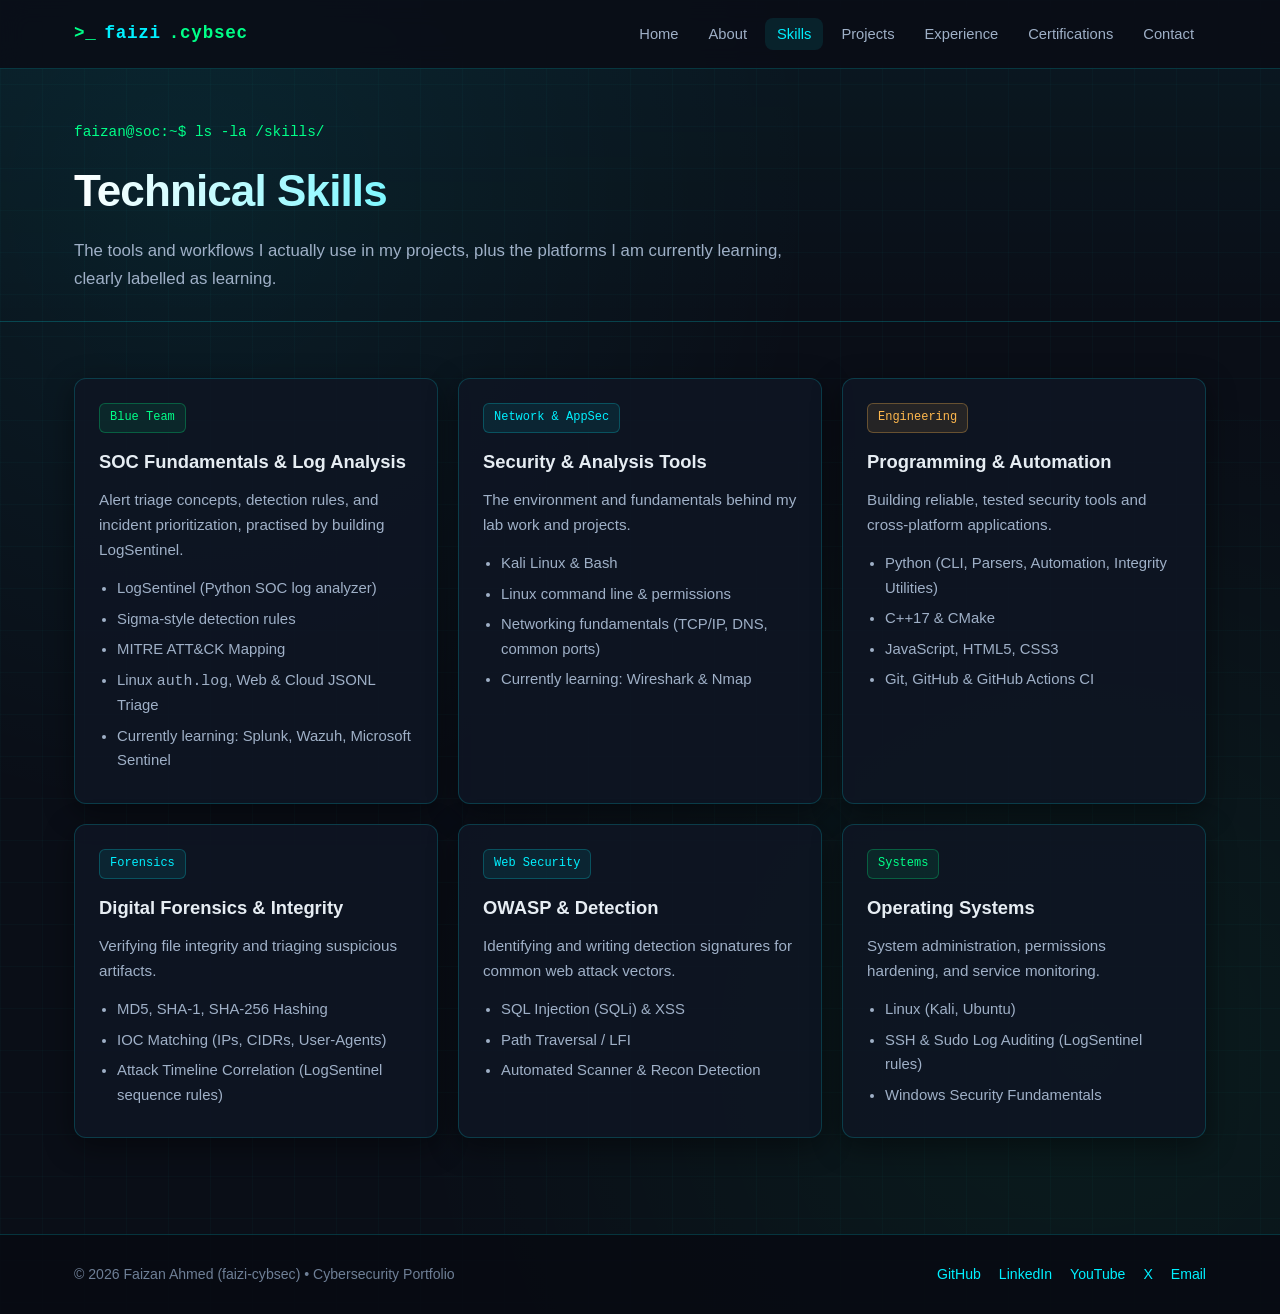
<file: skills.html>
<!DOCTYPE html>
<html lang="en">
<head>
  <meta charset="UTF-8">
  <meta name="viewport" content="width=device-width, initial-scale=1.0">
  <meta name="description" content="Technical skills of Faizan Ahmed: log analysis and detection with LogSentinel, Linux, networking fundamentals, MITRE ATT&CK, Python, and C++17.">
  <meta name="robots" content="index, follow">
  <meta name="theme-color" content="#0a0e17">
  <link rel="canonical" href="https://faizi-cybsec.github.io/skills.html">
  <link rel="icon" type="image/svg+xml" href="favicon.svg">
  <meta property="og:type" content="website">
  <meta property="og:title" content="Skills | Faizan Ahmed">
  <meta property="og:description" content="Log analysis, SOC fundamentals, network security, Python, and C++17 skills, with SIEM platforms in active learning.">
  <meta property="og:url" content="https://faizi-cybsec.github.io/skills.html">
  <title>Skills | Faizan Ahmed</title>
  <link rel="stylesheet" href="css/style.css">
</head>
<body>
  <header class="navbar">
    <div class="container nav-inner">
      <a href="index.html" class="brand">&gt;_ <span>faizi</span>.cybsec</a>
      <button class="nav-toggle" aria-label="Toggle navigation" aria-expanded="false">&#9776;</button>
      <ul class="nav-links">
        <li><a href="index.html">Home</a></li>
        <li><a href="about.html">About</a></li>
        <li><a href="skills.html" class="active">Skills</a></li>
        <li><a href="projects.html">Projects</a></li>
        <li><a href="experience.html">Experience</a></li>
        <li><a href="certifications.html">Certifications</a></li>
        <li><a href="contact.html">Contact</a></li>
      </ul>
    </div>
  </header>

  <main>
    <section class="page-header">
      <div class="container">
        <div class="prompt-line">faizan@soc:~$ ls -la /skills/</div>
        <h1 class="page-title">Technical Skills</h1>
        <p class="page-subtitle">
          The tools and workflows I actually use in my projects, plus the platforms I am currently learning, clearly labelled as learning.
        </p>
      </div>
    </section>

    <section class="section">
      <div class="container grid-3">
        <div class="card">
          <div class="badge-row"><span class="badge badge-emerald">Blue Team</span></div>
          <h3>SOC Fundamentals &amp; Log Analysis</h3>
          <p>Alert triage concepts, detection rules, and incident prioritization, practised by building LogSentinel.</p>
          <ul class="clean-list">
            <li>LogSentinel (Python SOC log analyzer)</li>
            <li>Sigma-style detection rules</li>
            <li>MITRE ATT&amp;CK Mapping</li>
            <li>Linux <code>auth.log</code>, Web &amp; Cloud JSONL Triage</li>
            <li>Currently learning: Splunk, Wazuh, Microsoft Sentinel</li>
          </ul>
        </div>

        <div class="card">
          <div class="badge-row"><span class="badge">Network &amp; AppSec</span></div>
          <h3>Security &amp; Analysis Tools</h3>
          <p>The environment and fundamentals behind my lab work and projects.</p>
          <ul class="clean-list">
            <li>Kali Linux &amp; Bash</li>
            <li>Linux command line &amp; permissions</li>
            <li>Networking fundamentals (TCP/IP, DNS, common ports)</li>
            <li>Currently learning: Wireshark &amp; Nmap</li>
          </ul>
        </div>

        <div class="card">
          <div class="badge-row"><span class="badge badge-amber">Engineering</span></div>
          <h3>Programming &amp; Automation</h3>
          <p>Building reliable, tested security tools and cross-platform applications.</p>
          <ul class="clean-list">
            <li>Python (CLI, Parsers, Automation, Integrity Utilities)</li>
            <li>C++17 &amp; CMake</li>
            <li>JavaScript, HTML5, CSS3</li>
            <li>Git, GitHub &amp; GitHub Actions CI</li>
          </ul>
        </div>

        <div class="card">
          <div class="badge-row"><span class="badge">Forensics</span></div>
          <h3>Digital Forensics &amp; Integrity</h3>
          <p>Verifying file integrity and triaging suspicious artifacts.</p>
          <ul class="clean-list">
            <li>MD5, SHA-1, SHA-256 Hashing</li>
            <li>IOC Matching (IPs, CIDRs, User-Agents)</li>
            <li>Attack Timeline Correlation (LogSentinel sequence rules)</li>
          </ul>
        </div>

        <div class="card">
          <div class="badge-row"><span class="badge">Web Security</span></div>
          <h3>OWASP &amp; Detection</h3>
          <p>Identifying and writing detection signatures for common web attack vectors.</p>
          <ul class="clean-list">
            <li>SQL Injection (SQLi) &amp; XSS</li>
            <li>Path Traversal / LFI</li>
            <li>Automated Scanner &amp; Recon Detection</li>
          </ul>
        </div>

        <div class="card">
          <div class="badge-row"><span class="badge badge-emerald">Systems</span></div>
          <h3>Operating Systems</h3>
          <p>System administration, permissions hardening, and service monitoring.</p>
          <ul class="clean-list">
            <li>Linux (Kali, Ubuntu)</li>
            <li>SSH &amp; Sudo Log Auditing (LogSentinel rules)</li>
            <li>Windows Security Fundamentals</li>
          </ul>
        </div>
      </div>
    </section>
  </main>

  <footer class="footer">
    <div class="container footer-inner">
      <span>&copy; 2026 Faizan Ahmed (faizi-cybsec) &bull; Cybersecurity Portfolio</span>
      <div class="footer-links">
        <a href="https://github.com/faizi-cybsec" target="_blank" rel="noopener noreferrer">GitHub</a>
        <a href="https://www.linkedin.com/in/faizi-cybsec/" target="_blank" rel="noopener noreferrer">LinkedIn</a>
        <a href="https://www.youtube.com/@Faizi.CybSec" target="_blank" rel="noopener noreferrer">YouTube</a>
        <a href="https://x.com/faizicybsec" target="_blank" rel="noopener noreferrer">X</a>
        <a href="mailto:work.fayzan@gmail.com">Email</a>
      </div>
    </div>
  </footer>
  <script src="js/main.js"></script>
</body>
</html>
</file>
<file: css/style.css>
/* ==========================================================================
   Faizan Ahmad (faizi-cybsec) — Cyber-Cyan & Emerald SOC Portfolio Theme
   ========================================================================== */

:root {
  --bg-primary: #0a0e17;
  --bg-secondary: #0f1624;
  --bg-card: rgba(15, 22, 36, 0.86);
  --bg-card-hover: rgba(20, 30, 48, 0.96);
  --border-subtle: rgba(0, 240, 255, 0.18);
  --border-glow: rgba(0, 240, 255, 0.5);

  --cyan: #00f0ff;
  --emerald: #00ff88;
  --amber: #ffb84d;
  --crimson: #ff4d6d;

  --text-primary: #e6edf3;
  --text-secondary: #9fb0c7;
  --text-muted: #6e7f96;

  --font-sans: "Inter", -apple-system, BlinkMacSystemFont, "Segoe UI", Roboto, sans-serif;
  --font-mono: "JetBrains Mono", "Fira Code", "Cascadia Code", Consolas, monospace;

  --radius: 12px;
  --shadow-card: 0 8px 30px rgba(0, 0, 0, 0.45);
  --transition: 0.22s ease;
}

*,
*::before,
*::after {
  box-sizing: border-box;
}

html {
  scroll-behavior: smooth;
}

body {
  margin: 0;
  font-family: var(--font-sans);
  background-color: var(--bg-primary);
  background-image:
    radial-gradient(circle at 15% 15%, rgba(0, 240, 255, 0.07), transparent 40%),
    radial-gradient(circle at 85% 80%, rgba(0, 255, 136, 0.06), transparent 45%),
    linear-gradient(rgba(0, 240, 255, 0.025) 1px, transparent 1px),
    linear-gradient(90deg, rgba(0, 240, 255, 0.025) 1px, transparent 1px);
  background-size: 100% 100%, 100% 100%, 42px 42px, 42px 42px;
  color: var(--text-primary);
  line-height: 1.65;
  min-height: 100vh;
  display: flex;
  flex-direction: column;
}

/* Custom Scrollbar */
::-webkit-scrollbar {
  width: 8px;
}
::-webkit-scrollbar-track {
  background: var(--bg-primary);
}
::-webkit-scrollbar-thumb {
  background: rgba(0, 240, 255, 0.3);
  border-radius: 999px;
}
::-webkit-scrollbar-thumb:hover {
  background: var(--cyan);
}

a {
  color: var(--cyan);
  text-decoration: none;
  transition: color var(--transition);
}
a:hover {
  color: var(--emerald);
}

code,
pre,
.mono {
  font-family: var(--font-mono);
}

.container {
  width: 100%;
  max-width: 1180px;
  margin: 0 auto;
  padding: 0 24px;
}

/* ==========================================================================
   Navigation
   ========================================================================== */
.navbar {
  position: sticky;
  top: 0;
  z-index: 100;
  background: rgba(10, 14, 23, 0.88);
  backdrop-filter: blur(12px);
  border-bottom: 1px solid var(--border-subtle);
}

.nav-inner {
  display: flex;
  align-items: center;
  justify-content: space-between;
  height: 68px;
  gap: 16px;
}

.brand {
  font-family: var(--font-mono);
  font-weight: 700;
  font-size: 1.1rem;
  color: var(--emerald);
  letter-spacing: 0.04em;
  display: inline-flex;
  align-items: center;
  gap: 8px;
}
.brand span {
  color: var(--cyan);
}

.nav-links {
  display: flex;
  align-items: center;
  gap: 6px;
  list-style: none;
  margin: 0;
  padding: 0;
}

.nav-links a {
  color: var(--text-secondary);
  font-size: 0.92rem;
  font-weight: 500;
  padding: 8px 12px;
  border-radius: 8px;
  transition: all var(--transition);
}

.nav-links a:hover,
.nav-links a.active {
  color: var(--cyan);
  background: rgba(0, 240, 255, 0.09);
}

.nav-toggle {
  display: none;
  background: transparent;
  border: 1px solid var(--border-subtle);
  color: var(--cyan);
  border-radius: 8px;
  padding: 6px 10px;
  font-size: 1.2rem;
  cursor: pointer;
}

/* ==========================================================================
   Main & Sections
   ========================================================================== */
main {
  flex: 1;
}

.section {
  padding: 56px 0;
}

.page-header {
  padding: 52px 0 28px;
  border-bottom: 1px solid var(--border-subtle);
  background: linear-gradient(180deg, rgba(0, 240, 255, 0.04) 0%, transparent 100%);
}

.prompt-line {
  font-family: var(--font-mono);
  font-size: 0.9rem;
  color: var(--emerald);
  margin-bottom: 10px;
}

.page-title {
  margin: 0 0 10px;
  font-size: clamp(1.9rem, 4vw, 2.75rem);
  font-weight: 800;
  letter-spacing: -0.02em;
  background: linear-gradient(90deg, #ffffff 0%, var(--cyan) 55%, var(--emerald) 100%);
  -webkit-background-clip: text;
  background-clip: text;
  color: transparent;
}

.page-subtitle {
  margin: 0;
  color: var(--text-secondary);
  max-width: 720px;
  font-size: 1.05rem;
}

.section-heading {
  display: flex;
  align-items: center;
  justify-content: space-between;
  flex-wrap: wrap;
  gap: 12px;
  margin-bottom: 24px;
}

.section-heading h2 {
  margin: 0;
  font-size: 1.5rem;
  font-weight: 700;
  color: var(--text-primary);
}

.section-heading .tag-label {
  font-family: var(--font-mono);
  font-size: 0.8rem;
  color: var(--cyan);
  border: 1px solid var(--border-subtle);
  padding: 4px 10px;
  border-radius: 999px;
}

/* ==========================================================================
   Hero
   ========================================================================== */
.hero {
  padding: 68px 0 48px;
}

.hero-grid {
  display: grid;
  grid-template-columns: 1.15fr 0.85fr;
  gap: 32px;
  align-items: center;
}

.status-pill {
  display: inline-flex;
  align-items: center;
  gap: 8px;
  font-family: var(--font-mono);
  font-size: 0.82rem;
  color: var(--emerald);
  background: rgba(0, 255, 136, 0.08);
  border: 1px solid rgba(0, 255, 136, 0.28);
  padding: 6px 14px;
  border-radius: 999px;
  margin-bottom: 18px;
}

.status-dot {
  width: 8px;
  height: 8px;
  border-radius: 50%;
  background: var(--emerald);
  box-shadow: 0 0 10px var(--emerald);
}

.hero h1 {
  margin: 0 0 12px;
  font-size: clamp(2.2rem, 5vw, 3.35rem);
  font-weight: 800;
  line-height: 1.12;
  letter-spacing: -0.025em;
}

.hero-role {
  font-family: var(--font-mono);
  font-size: 1.1rem;
  color: var(--cyan);
  margin: 0 0 18px;
}

.hero-desc {
  color: var(--text-secondary);
  font-size: 1.04rem;
  margin: 0 0 26px;
  max-width: 600px;
}

.btn-group {
  display: flex;
  flex-wrap: wrap;
  gap: 12px;
}

.btn {
  display: inline-flex;
  align-items: center;
  gap: 8px;
  padding: 11px 20px;
  border-radius: 9px;
  font-weight: 600;
  font-size: 0.94rem;
  cursor: pointer;
  border: 1px solid transparent;
  transition: all var(--transition);
}

.btn-primary {
  background: linear-gradient(135deg, var(--cyan), var(--emerald));
  color: #061018;
}
.btn-primary:hover {
  color: #061018;
  transform: translateY(-2px);
  box-shadow: 0 6px 22px rgba(0, 240, 255, 0.35);
}

.btn-outline {
  background: rgba(0, 240, 255, 0.06);
  border-color: var(--border-subtle);
  color: var(--text-primary);
}
.btn-outline:hover {
  border-color: var(--cyan);
  color: var(--cyan);
  transform: translateY(-2px);
}

/* ==========================================================================
   Cards & Grids
   ========================================================================== */
.grid-2 {
  display: grid;
  grid-template-columns: repeat(2, minmax(0, 1fr));
  gap: 20px;
}

.grid-3 {
  display: grid;
  grid-template-columns: repeat(3, minmax(0, 1fr));
  gap: 20px;
}

.grid-4 {
  display: grid;
  grid-template-columns: repeat(4, minmax(0, 1fr));
  gap: 18px;
}

.card {
  background: var(--bg-card);
  border: 1px solid var(--border-subtle);
  border-radius: var(--radius);
  padding: 24px;
  box-shadow: var(--shadow-card);
  transition: transform var(--transition), border-color var(--transition), background var(--transition);
}

.card:hover {
  transform: translateY(-3px);
  border-color: var(--border-glow);
  background: var(--bg-card-hover);
}

.card h3 {
  margin: 0 0 10px;
  font-size: 1.15rem;
  color: var(--text-primary);
}

.card p {
  margin: 0 0 14px;
  color: var(--text-secondary);
  font-size: 0.95rem;
}

.stat-card {
  text-align: left;
  padding: 20px;
}
.stat-value {
  font-family: var(--font-mono);
  font-size: 1.9rem;
  font-weight: 800;
  color: var(--cyan);
  line-height: 1.1;
}
.stat-label {
  font-size: 0.88rem;
  color: var(--text-secondary);
  margin-top: 6px;
}

.badge-row {
  display: flex;
  flex-wrap: wrap;
  gap: 8px;
  margin-bottom: 14px;
}

.badge {
  font-family: var(--font-mono);
  font-size: 0.75rem;
  padding: 4px 10px;
  border-radius: 6px;
  background: rgba(0, 240, 255, 0.08);
  border: 1px solid rgba(0, 240, 255, 0.22);
  color: var(--cyan);
}

.badge-emerald {
  background: rgba(0, 255, 136, 0.08);
  border-color: rgba(0, 255, 136, 0.26);
  color: var(--emerald);
}

.badge-amber {
  background: rgba(255, 184, 77, 0.1);
  border-color: rgba(255, 184, 77, 0.3);
  color: var(--amber);
}

.clean-list {
  margin: 0;
  padding-left: 18px;
  color: var(--text-secondary);
  font-size: 0.93rem;
}
.clean-list li {
  margin-bottom: 6px;
}

/* ==========================================================================
   Interactive Terminal
   ========================================================================== */
.terminal {
  background: #070b12;
  border: 1px solid var(--border-subtle);
  border-radius: var(--radius);
  overflow: hidden;
  box-shadow: var(--shadow-card);
}

.terminal-header {
  display: flex;
  align-items: center;
  justify-content: space-between;
  padding: 10px 16px;
  background: #0d131f;
  border-bottom: 1px solid var(--border-subtle);
}

.terminal-dots {
  display: flex;
  gap: 7px;
}
.dot {
  width: 11px;
  height: 11px;
  border-radius: 50%;
}
.dot-red { background: #ff5f56; }
.dot-yellow { background: #ffbd2e; }
.dot-green { background: #27c93f; }

.terminal-title {
  font-family: var(--font-mono);
  font-size: 0.8rem;
  color: var(--text-muted);
}

.terminal-body {
  padding: 16px;
  font-family: var(--font-mono);
  font-size: 0.86rem;
  min-height: 250px;
  max-height: 340px;
  overflow-y: auto;
  color: var(--text-primary);
}

.term-line {
  margin-bottom: 6px;
  white-space: pre-wrap;
  word-break: break-word;
}
.term-muted { color: var(--text-muted); }
.term-cyan { color: var(--cyan); }
.term-emerald { color: var(--emerald); }
.term-amber { color: var(--amber); }

.terminal-input-row {
  display: flex;
  align-items: center;
  gap: 8px;
  padding: 10px 16px;
  border-top: 1px solid rgba(0, 240, 255, 0.12);
  background: #090e17;
  font-family: var(--font-mono);
  font-size: 0.86rem;
}

.terminal-prompt {
  color: var(--emerald);
  white-space: nowrap;
}

.terminal-input {
  flex: 1;
  background: transparent;
  border: none;
  outline: none;
  color: var(--text-primary);
  font-family: var(--font-mono);
  font-size: 0.86rem;
}

/* ==========================================================================
   Filter Bar & Contact Form
   ========================================================================== */
.filter-bar {
  display: flex;
  flex-wrap: wrap;
  gap: 10px;
  margin-bottom: 24px;
}

.filter-btn {
  font-family: var(--font-mono);
  font-size: 0.82rem;
  padding: 7px 14px;
  border-radius: 8px;
  border: 1px solid var(--border-subtle);
  background: var(--bg-card);
  color: var(--text-secondary);
  cursor: pointer;
  transition: all var(--transition);
}
.filter-btn:hover,
.filter-btn.active {
  border-color: var(--cyan);
  color: var(--cyan);
  background: rgba(0, 240, 255, 0.1);
}

.form-group {
  margin-bottom: 16px;
}
.form-group label {
  display: block;
  font-size: 0.88rem;
  font-weight: 600;
  color: var(--text-secondary);
  margin-bottom: 6px;
}
.form-control {
  width: 100%;
  padding: 11px 14px;
  border-radius: 8px;
  border: 1px solid var(--border-subtle);
  background: #070b12;
  color: var(--text-primary);
  font-family: var(--font-sans);
  font-size: 0.95rem;
  outline: none;
  transition: border-color var(--transition);
}
.form-control:focus {
  border-color: var(--cyan);
}
textarea.form-control {
  min-height: 120px;
  resize: vertical;
}

.form-status {
  margin-top: 12px;
  font-family: var(--font-mono);
  font-size: 0.86rem;
  color: var(--emerald);
}

/* ==========================================================================
   Footer
   ========================================================================== */
.footer {
  border-top: 1px solid var(--border-subtle);
  padding: 28px 0;
  background: rgba(7, 11, 18, 0.9);
  margin-top: 40px;
}

.footer-inner {
  display: flex;
  flex-wrap: wrap;
  align-items: center;
  justify-content: space-between;
  gap: 16px;
  color: var(--text-muted);
  font-size: 0.88rem;
}

.footer-links {
  display: flex;
  flex-wrap: wrap;
  gap: 18px;
}

/* ==========================================================================
   Responsive
   ========================================================================== */
@media (max-width: 960px) {
  .hero-grid,
  .grid-3,
  .grid-4 {
    grid-template-columns: repeat(2, minmax(0, 1fr));
  }
}

@media (max-width: 720px) {
  .hero-grid,
  .grid-2,
  .grid-3,
  .grid-4 {
    grid-template-columns: 1fr;
  }

  .nav-toggle {
    display: inline-flex;
  }

  .nav-links {
    display: none;
    position: absolute;
    top: 68px;
    left: 0;
    right: 0;
    flex-direction: column;
    align-items: stretch;
    background: rgba(10, 14, 23, 0.98);
    border-bottom: 1px solid var(--border-subtle);
    padding: 12px 24px 20px;
  }

  .nav-links.open {
    display: flex;
  }
}
</file>
